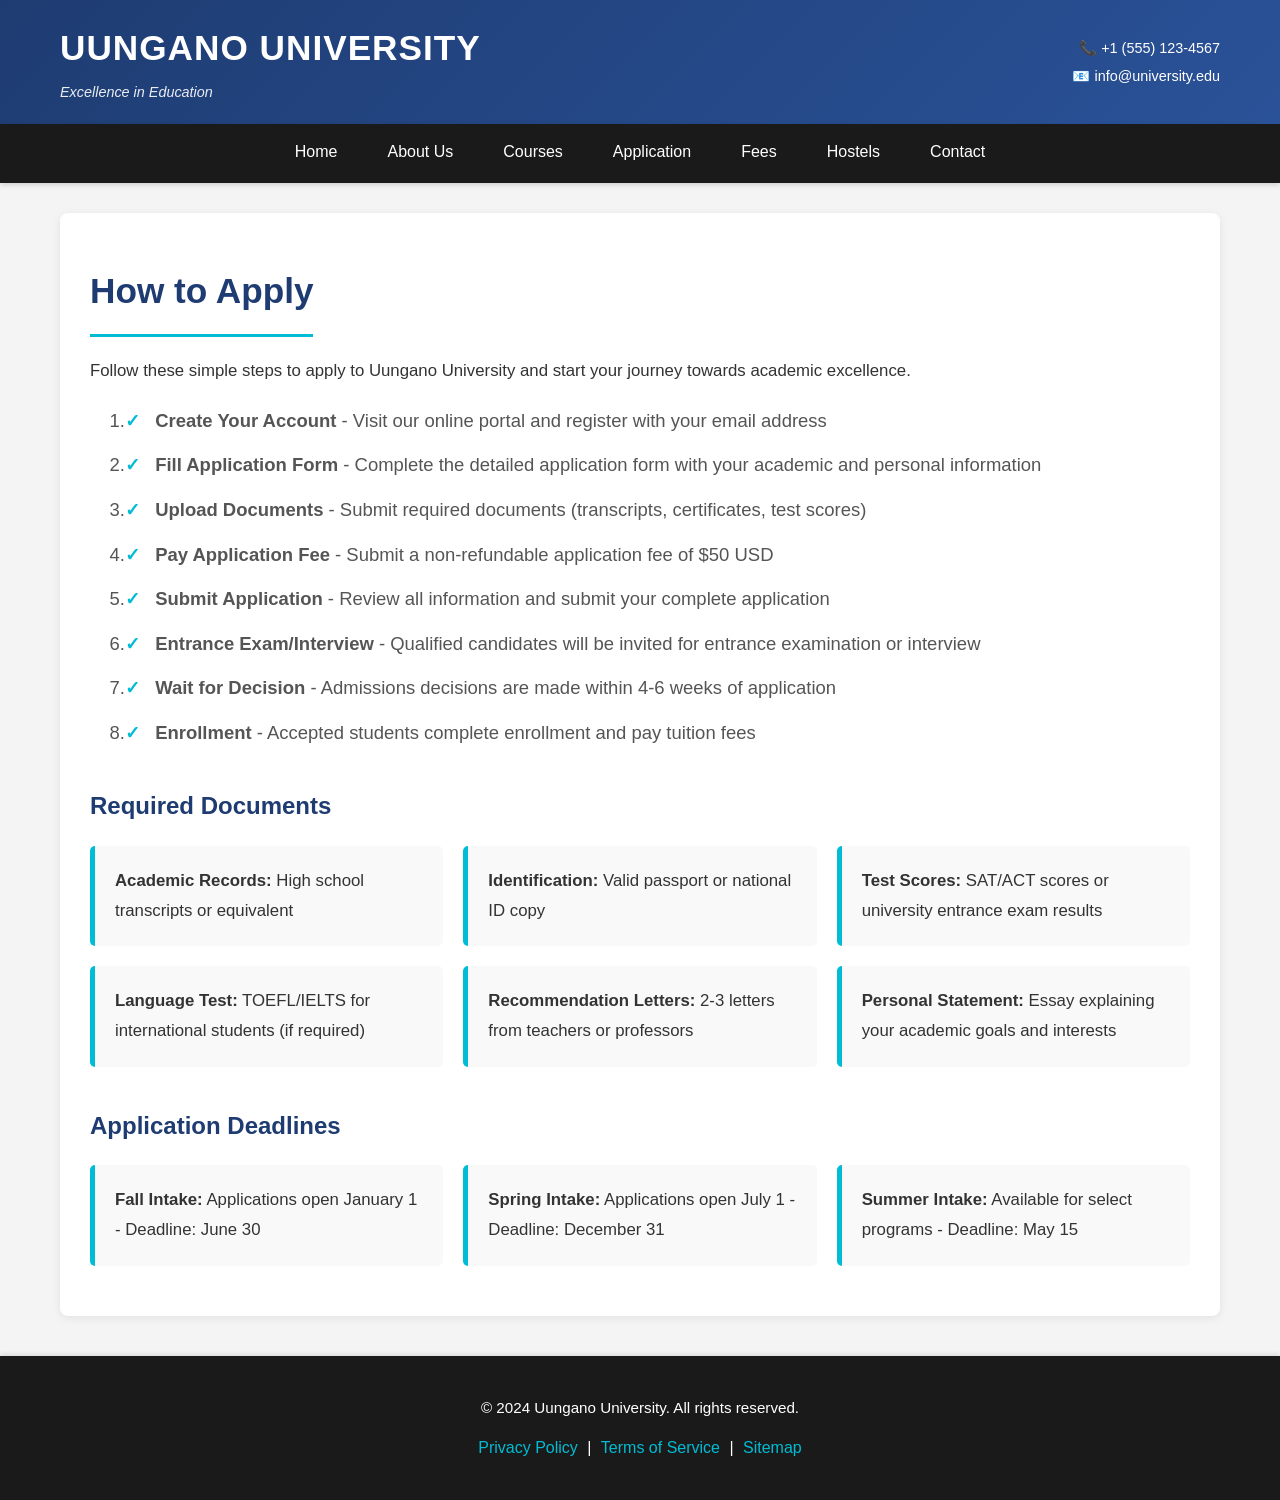
<file: pages/applications.html>
<!DOCTYPE html>
<html lang="en">
<head>
    <meta charset="UTF-8">
    <meta name="viewport" content="width=device-width, initial-scale=1.0">
    <title>Applications - UUNGANO UNIVERSITY</title>
    <link rel="stylesheet" href="../css/general.css">
    <link rel="stylesheet" href="../css/header.css">
    <link rel="stylesheet" href="../css/fees.css">
    <link rel="stylesheet" href="../css/footer.css">
    <link rel="stylesheet" href="../css/responsive.css">
    <link rel="shortcut icon" href="../logo/OIP.webp" type="image">
</head>
<body>
    <!-- Header with Logo and Navigation -->
    <header class="header">
        <div class="header-top">
            <div class="logo-section">
                <h1 class="logo">UUNGANO UNIVERSITY</h1>
                <p class="tagline">Excellence in Education</p>
            </div>
            <div class="contact-info">
                <p>📞 +1 (555) 123-4567</p>
                <p>📧 info@university.edu</p>
            </div>
        </div>
    </header>

    <!-- Navigation Bar -->
    <nav class="navbar">
        <ul class="nav-list">
            <li class="nav-item"><a href="../index.html" class="nav-link">Home</a></li>
            <li class="nav-item"><a href="aboutus.html" class="nav-link">About Us</a></li>
            <li class="nav-item"><a href="courses.html" class="nav-link">Courses</a></li>
            <li class="nav-item"><a href="applications.html" class="nav-link">Application</a></li>
            <li class="nav-item"><a href="fee.html" class="nav-link">Fees</a></li>
            <li class="nav-item"><a href="hostels.html" class="nav-link">Hostels</a></li>
            <li class="nav-item"><a href="helpline.html" class="nav-link">Contact</a></li>
        </ul>
    </nav>

    <!-- Main Content -->
    <main class="container">
        <section class="section">
            <h2>How to Apply</h2>
            <p>Follow these simple steps to apply to Uungano University and start your journey towards academic excellence.</p>

            <ol class="application-steps" style="font-size: 1.1em;">
                <li><strong>Create Your Account</strong> - Visit our online portal and register with your email address</li>
                <li><strong>Fill Application Form</strong> - Complete the detailed application form with your academic and personal information</li>
                <li><strong>Upload Documents</strong> - Submit required documents (transcripts, certificates, test scores)</li>
                <li><strong>Pay Application Fee</strong> - Submit a non-refundable application fee of $50 USD</li>
                <li><strong>Submit Application</strong> - Review all information and submit your complete application</li>
                <li><strong>Entrance Exam/Interview</strong> - Qualified candidates will be invited for entrance examination or interview</li>
                <li><strong>Wait for Decision</strong> - Admissions decisions are made within 4-6 weeks of application</li>
                <li><strong>Enrollment</strong> - Accepted students complete enrollment and pay tuition fees</li>
            </ol>

            <h3 style="color: #1e3c72; margin-top: 40px; margin-bottom: 15px; font-size: 1.5em;">Required Documents</h3>
            <div class="fees-table" style="margin-top: 20px;">
                <div class="fee-item">
                    <strong>Academic Records:</strong> High school transcripts or equivalent
                </div>
                <div class="fee-item">
                    <strong>Identification:</strong> Valid passport or national ID copy
                </div>
                <div class="fee-item">
                    <strong>Test Scores:</strong> SAT/ACT scores or university entrance exam results
                </div>
                <div class="fee-item">
                    <strong>Language Test:</strong> TOEFL/IELTS for international students (if required)
                </div>
                <div class="fee-item">
                    <strong>Recommendation Letters:</strong> 2-3 letters from teachers or professors
                </div>
                <div class="fee-item">
                    <strong>Personal Statement:</strong> Essay explaining your academic goals and interests
                </div>
            </div>

            <h3 style="color: #1e3c72; margin-top: 40px; margin-bottom: 15px; font-size: 1.5em;">Application Deadlines</h3>
            <div class="fees-table" style="margin-top: 20px;">
                <div class="fee-item">
                    <strong>Fall Intake:</strong> Applications open January 1 - Deadline: June 30
                </div>
                <div class="fee-item">
                    <strong>Spring Intake:</strong> Applications open July 1 - Deadline: December 31
                </div>
                <div class="fee-item">
                    <strong>Summer Intake:</strong> Available for select programs - Deadline: May 15
                </div>
            </div>
        </section>
    </main>

    <!-- Footer -->
    <footer class="footer">
        <div class="footer-content">
            <p>&copy; 2024 Uungano University. All rights reserved.</p>
            <div class="footer-links">
                <a href="#privacy">Privacy Policy</a> | 
                <a href="#terms">Terms of Service</a> | 
                <a href="#sitemap">Sitemap</a>
            </div>
        </div>
    </footer>
</body>
</html>
</file>
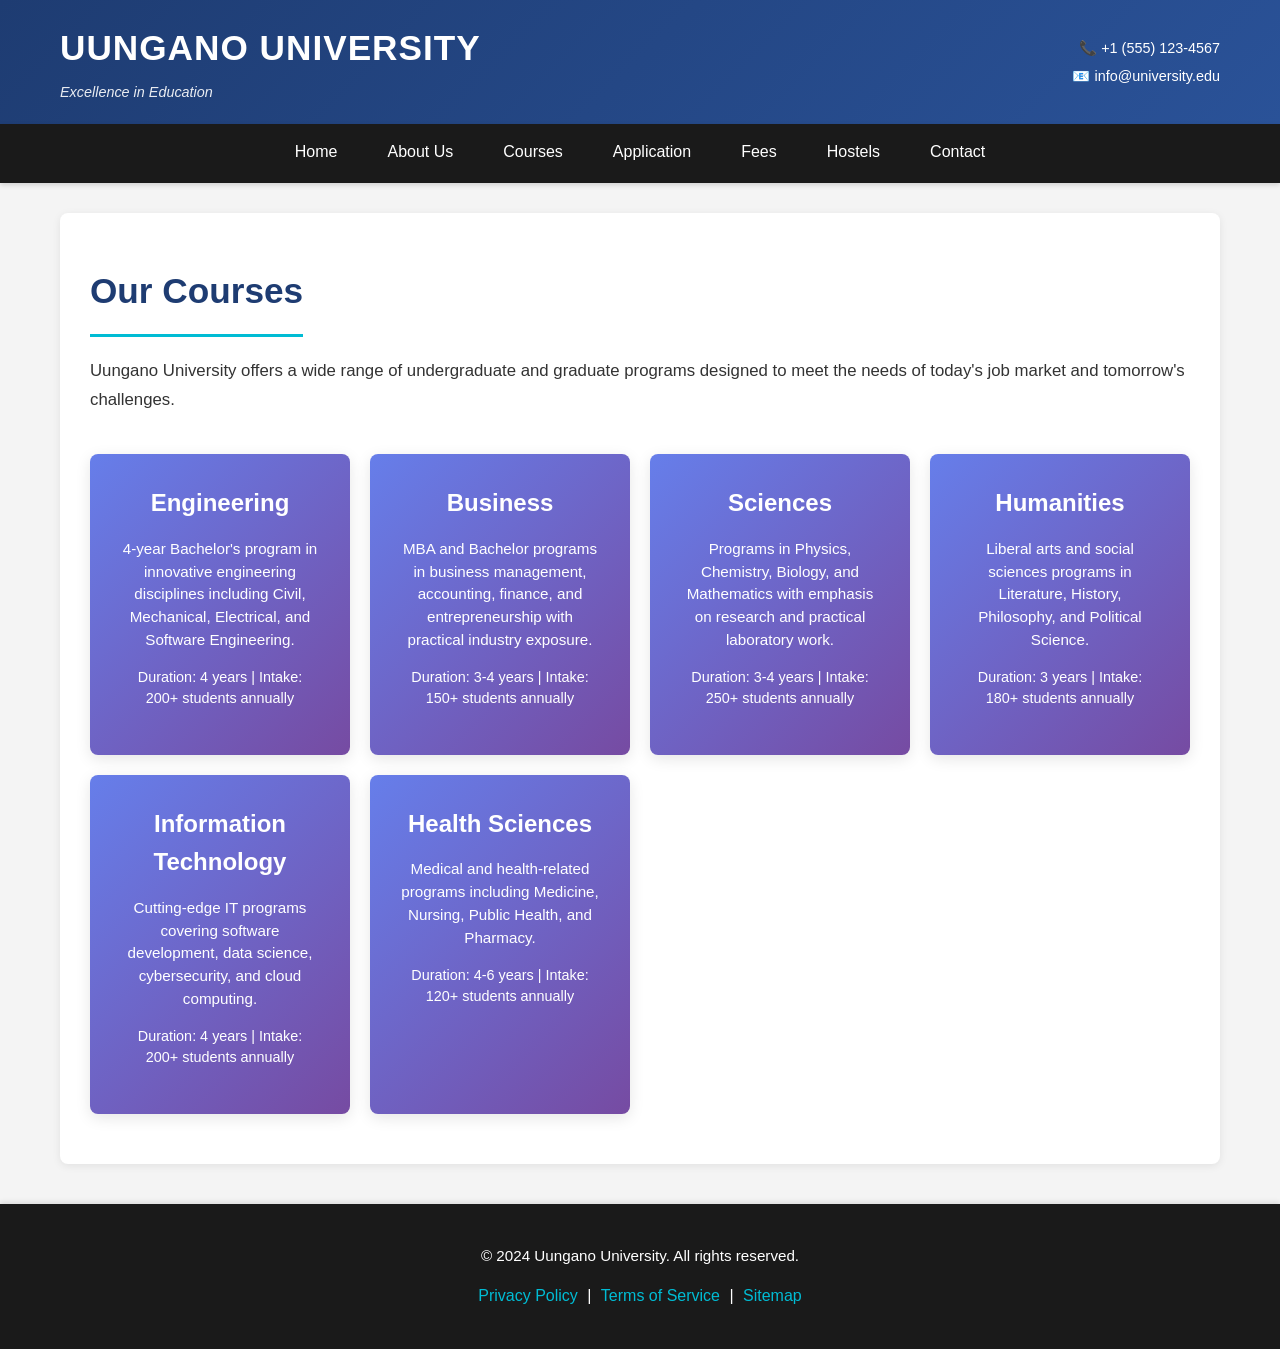
<file: pages/courses.html>
<!DOCTYPE html>
<html lang="en">
<head>
    <meta charset="UTF-8">
    <meta name="viewport" content="width=device-width, initial-scale=1.0">
    <title>Courses - UUNGANO UNIVERSITY</title>
    <link rel="stylesheet" href="../css/general.css">
    <link rel="stylesheet" href="../css/header.css">
    <link rel="stylesheet" href="../css/courses.css">
    <link rel="stylesheet" href="../css/fees.css">
    <link rel="stylesheet" href="../css/footer.css">
    <link rel="stylesheet" href="../css/responsive.css">
    <link rel="shortcut icon" href="../logo/OIP.webp" type="image">
</head>
<body>
    <!-- Header with Logo and Navigation -->
    <header class="header">
        <div class="header-top">
            <div class="logo-section">
                <h1 class="logo">UUNGANO UNIVERSITY</h1>
                <p class="tagline">Excellence in Education</p>
            </div>
            <div class="contact-info">
                <p>📞 +1 (555) 123-4567</p>
                <p>📧 info@university.edu</p>
            </div>
        </div>
    </header>

    <!-- Navigation Bar -->
    <nav class="navbar">
        <ul class="nav-list">
            <li class="nav-item"><a href="../index.html" class="nav-link">Home</a></li>
            <li class="nav-item"><a href="aboutus.html" class="nav-link">About Us</a></li>
            <li class="nav-item"><a href="courses.html" class="nav-link">Courses</a></li>
            <li class="nav-item"><a href="applications.html" class="nav-link">Application</a></li>
            <li class="nav-item"><a href="fee.html" class="nav-link">Fees</a></li>
            <li class="nav-item"><a href="hostels.html" class="nav-link">Hostels</a></li>
            <li class="nav-item"><a href="helpline.html" class="nav-link">Contact</a></li>
        </ul>
    </nav>

    <!-- Main Content -->
    <main class="container">
        <section class="section">
            <h2>Our Courses</h2>
            <p>Uungano University offers a wide range of undergraduate and graduate programs designed to meet the needs of today's job market and tomorrow's challenges.</p>

            <div class="course-grid" style="margin-top: 40px;">
                <div class="course-card">
                    <h3>Engineering</h3>
                    <p>4-year Bachelor's program in innovative engineering disciplines including Civil, Mechanical, Electrical, and Software Engineering.</p>
                    <p style="margin-top: 15px; font-size: 0.9em;">Duration: 4 years | Intake: 200+ students annually</p>
                </div>
                <div class="course-card">
                    <h3>Business</h3>
                    <p>MBA and Bachelor programs in business management, accounting, finance, and entrepreneurship with practical industry exposure.</p>
                    <p style="margin-top: 15px; font-size: 0.9em;">Duration: 3-4 years | Intake: 150+ students annually</p>
                </div>
                <div class="course-card">
                    <h3>Sciences</h3>
                    <p>Programs in Physics, Chemistry, Biology, and Mathematics with emphasis on research and practical laboratory work.</p>
                    <p style="margin-top: 15px; font-size: 0.9em;">Duration: 3-4 years | Intake: 250+ students annually</p>
                </div>
                <div class="course-card">
                    <h3>Humanities</h3>
                    <p>Liberal arts and social sciences programs in Literature, History, Philosophy, and Political Science.</p>
                    <p style="margin-top: 15px; font-size: 0.9em;">Duration: 3 years | Intake: 180+ students annually</p>
                </div>
                <div class="course-card">
                    <h3>Information Technology</h3>
                    <p>Cutting-edge IT programs covering software development, data science, cybersecurity, and cloud computing.</p>
                    <p style="margin-top: 15px; font-size: 0.9em;">Duration: 4 years | Intake: 200+ students annually</p>
                </div>
                <div class="course-card">
                    <h3>Health Sciences</h3>
                    <p>Medical and health-related programs including Medicine, Nursing, Public Health, and Pharmacy.</p>
                    <p style="margin-top: 15px; font-size: 0.9em;">Duration: 4-6 years | Intake: 120+ students annually</p>
                </div>
            </div>
        </section>
    </main>

    <!-- Footer -->
    <footer class="footer">
        <div class="footer-content">
            <p>&copy; 2024 Uungano University. All rights reserved.</p>
            <div class="footer-links">
                <a href="#privacy">Privacy Policy</a> | 
                <a href="#terms">Terms of Service</a> | 
                <a href="#sitemap">Sitemap</a>
            </div>
        </div>
    </footer>
</body>
</html>
</file>
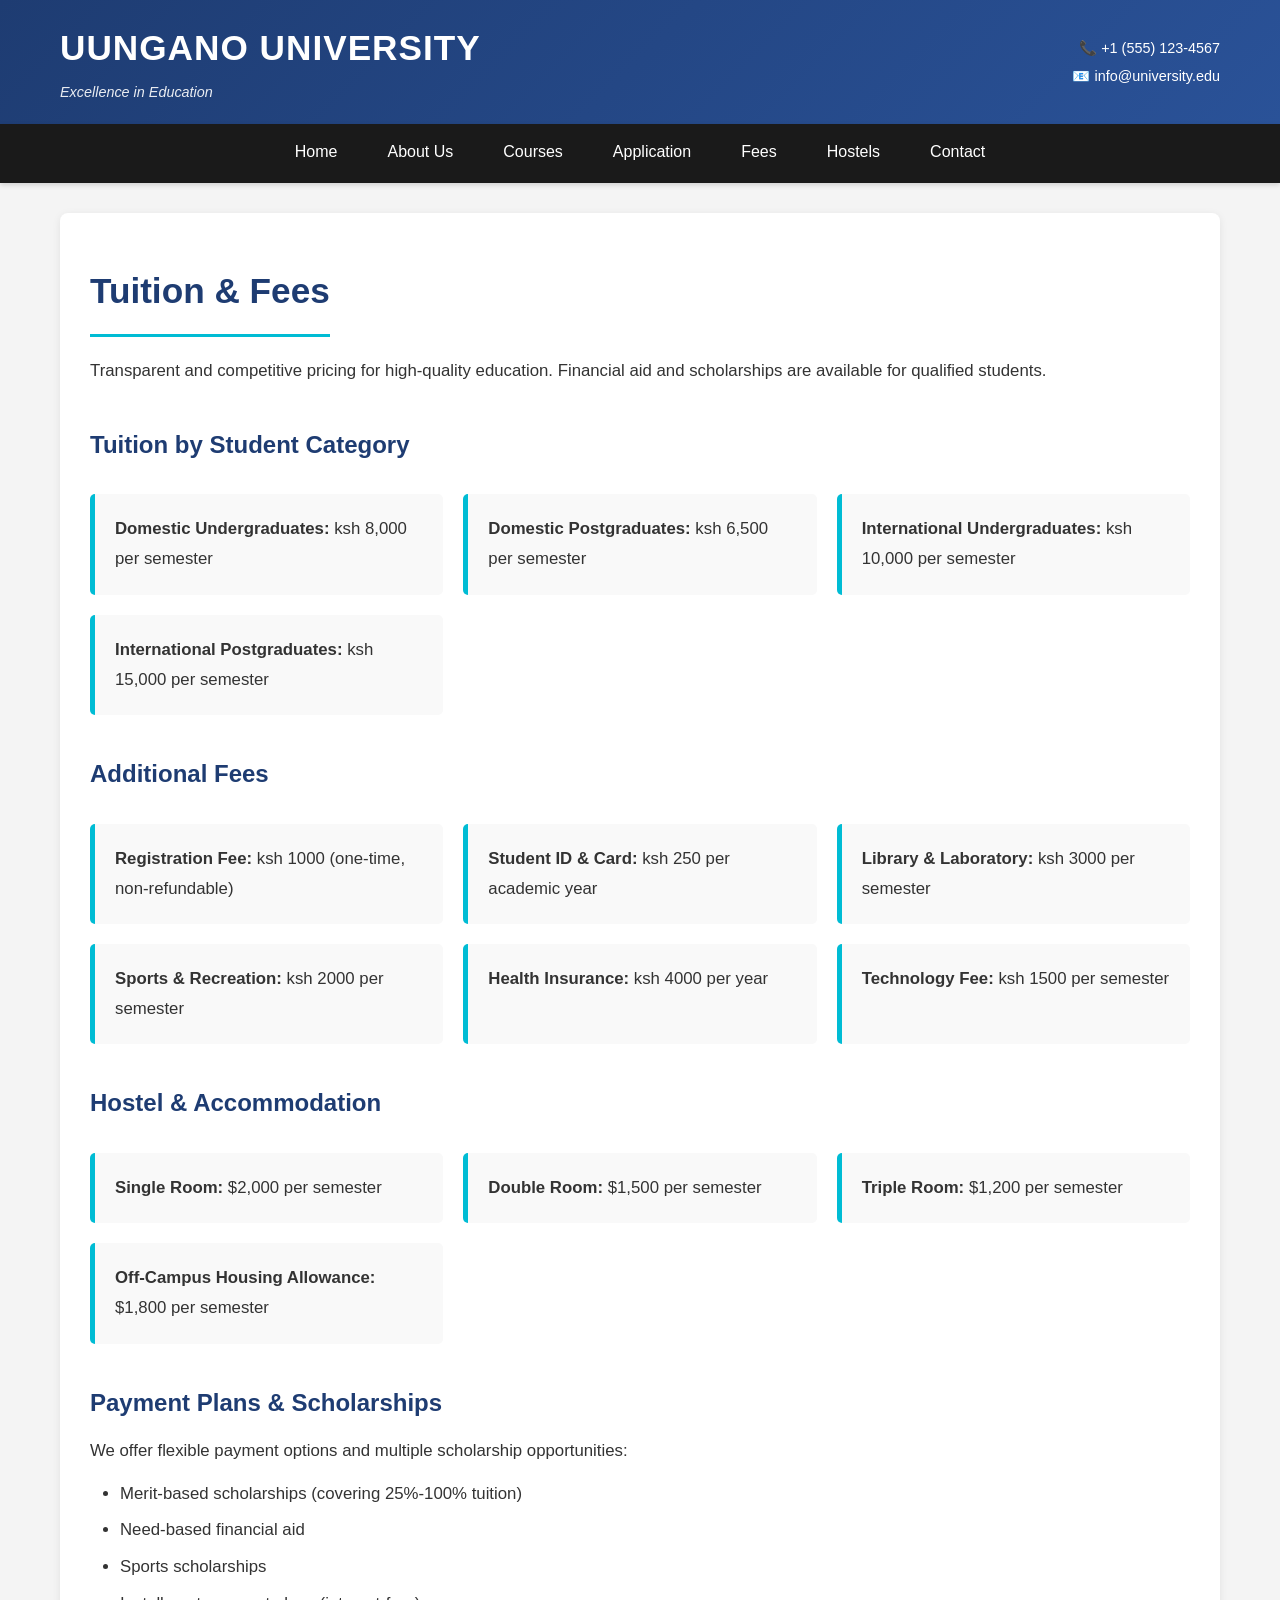
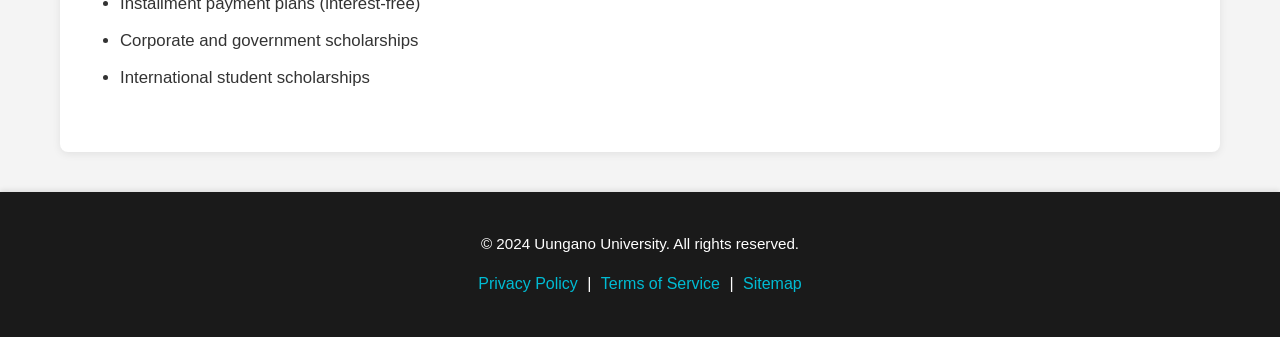
<file: pages/fee.html>
<!DOCTYPE html>
<html lang="en">
<head>
    <meta charset="UTF-8">
    <meta name="viewport" content="width=device-width, initial-scale=1.0">
    <title>Fees - UUNGANO UNIVERSITY</title>
    <link rel="stylesheet" href="../css/general.css">
    <link rel="stylesheet" href="../css/header.css">
    <link rel="stylesheet" href="../css/fees.css">
    <link rel="stylesheet" href="../css/footer.css">
    <link rel="stylesheet" href="../css/responsive.css">
    <link rel="shortcut icon" href="../logo/OIP.webp" type="image">
</head>
<body>
    <!-- Header with Logo and Navigation -->
    <header class="header">
        <div class="header-top">
            <div class="logo-section">
                <h1 class="logo">UUNGANO UNIVERSITY</h1>
                <p class="tagline">Excellence in Education</p>
            </div>
            <div class="contact-info">
                <p>📞 +1 (555) 123-4567</p>
                <p>📧 info@university.edu</p>
            </div>
        </div>
    </header>

    <!-- Navigation Bar -->
    <nav class="navbar">
        <ul class="nav-list">
            <li class="nav-item"><a href="../index.html" class="nav-link">Home</a></li>
            <li class="nav-item"><a href="aboutus.html" class="nav-link">About Us</a></li>
            <li class="nav-item"><a href="courses.html" class="nav-link">Courses</a></li>
            <li class="nav-item"><a href="applications.html" class="nav-link">Application</a></li>
            <li class="nav-item"><a href="fee.html" class="nav-link">Fees</a></li>
            <li class="nav-item"><a href="hostels.html" class="nav-link">Hostels</a></li>
            <li class="nav-item"><a href="helpline.html" class="nav-link">Contact</a></li>
        </ul>
    </nav>

    <!-- Main Content -->
    <main class="container">
        <section class="section">
            <h2>Tuition & Fees</h2>
            <p>Transparent and competitive pricing for high-quality education. Financial aid and scholarships are available for qualified students.</p>

            <h3 style="color: #1e3c72; margin-top: 40px; margin-bottom: 15px; font-size: 1.5em;">Tuition by Student Category</h3>
            <div class="fees-table">
                <div class="fee-item">
                    <strong>Domestic Undergraduates:</strong> ksh 8,000 per semester
                </div>
                <div class="fee-item">
                    <strong>Domestic Postgraduates:</strong> ksh 6,500 per semester
                </div>
                <div class="fee-item">
                    <strong>International Undergraduates:</strong> ksh 10,000 per semester
                </div>
                <div class="fee-item">
                    <strong>International Postgraduates:</strong> ksh 15,000 per semester
                </div>
            </div>

            <h3 style="color: #1e3c72; margin-top: 40px; margin-bottom: 15px; font-size: 1.5em;">Additional Fees</h3>
            <div class="fees-table">
                <div class="fee-item">
                    <strong>Registration Fee:</strong> ksh 1000 (one-time, non-refundable)
                </div>
                <div class="fee-item">
                    <strong>Student ID & Card:</strong> ksh 250 per academic year
                </div>
                <div class="fee-item">
                    <strong>Library & Laboratory:</strong> ksh 3000 per semester
                </div>
                <div class="fee-item">
                    <strong>Sports & Recreation:</strong> ksh 2000 per semester
                </div>
                <div class="fee-item">
                    <strong>Health Insurance:</strong> ksh 4000 per year
                </div>
                <div class="fee-item">
                    <strong>Technology Fee:</strong> ksh 1500 per semester
                </div>
            </div>

            <h3 style="color: #1e3c72; margin-top: 40px; margin-bottom: 15px; font-size: 1.5em;">Hostel & Accommodation</h3>
            <div class="fees-table">
                <div class="fee-item">
                    <strong>Single Room:</strong> $2,000 per semester
                </div>
                <div class="fee-item">
                    <strong>Double Room:</strong> $1,500 per semester
                </div>
                <div class="fee-item">
                    <strong>Triple Room:</strong> $1,200 per semester
                </div>
                <div class="fee-item">
                    <strong>Off-Campus Housing Allowance:</strong> $1,800 per semester
                </div>
            </div>

            <h3 style="color: #1e3c72; margin-top: 40px; margin-bottom: 15px; font-size: 1.5em;">Payment Plans & Scholarships</h3>
            <p style="margin-bottom: 15px;">We offer flexible payment options and multiple scholarship opportunities:</p>
            <ul style="padding-left: 30px; font-size: 1.05em;">
                <li style="margin: 10px 0;">Merit-based scholarships (covering 25%-100% tuition)</li>
                <li style="margin: 10px 0;">Need-based financial aid</li>
                <li style="margin: 10px 0;">Sports scholarships</li>
                <li style="margin: 10px 0;">Installment payment plans (interest-free)</li>
                <li style="margin: 10px 0;">Corporate and government scholarships</li>
                <li style="margin: 10px 0;">International student scholarships</li>
            </ul>
        </section>
    </main>

    <!-- Footer -->
    <footer class="footer">
        <div class="footer-content">
            <p>&copy; 2024 Uungano University. All rights reserved.</p>
            <div class="footer-links">
                <a href="#privacy">Privacy Policy</a> | 
                <a href="#terms">Terms of Service</a> | 
                <a href="#sitemap">Sitemap</a>
            </div>
        </div>
    </footer>
</body>
</html>
</file>
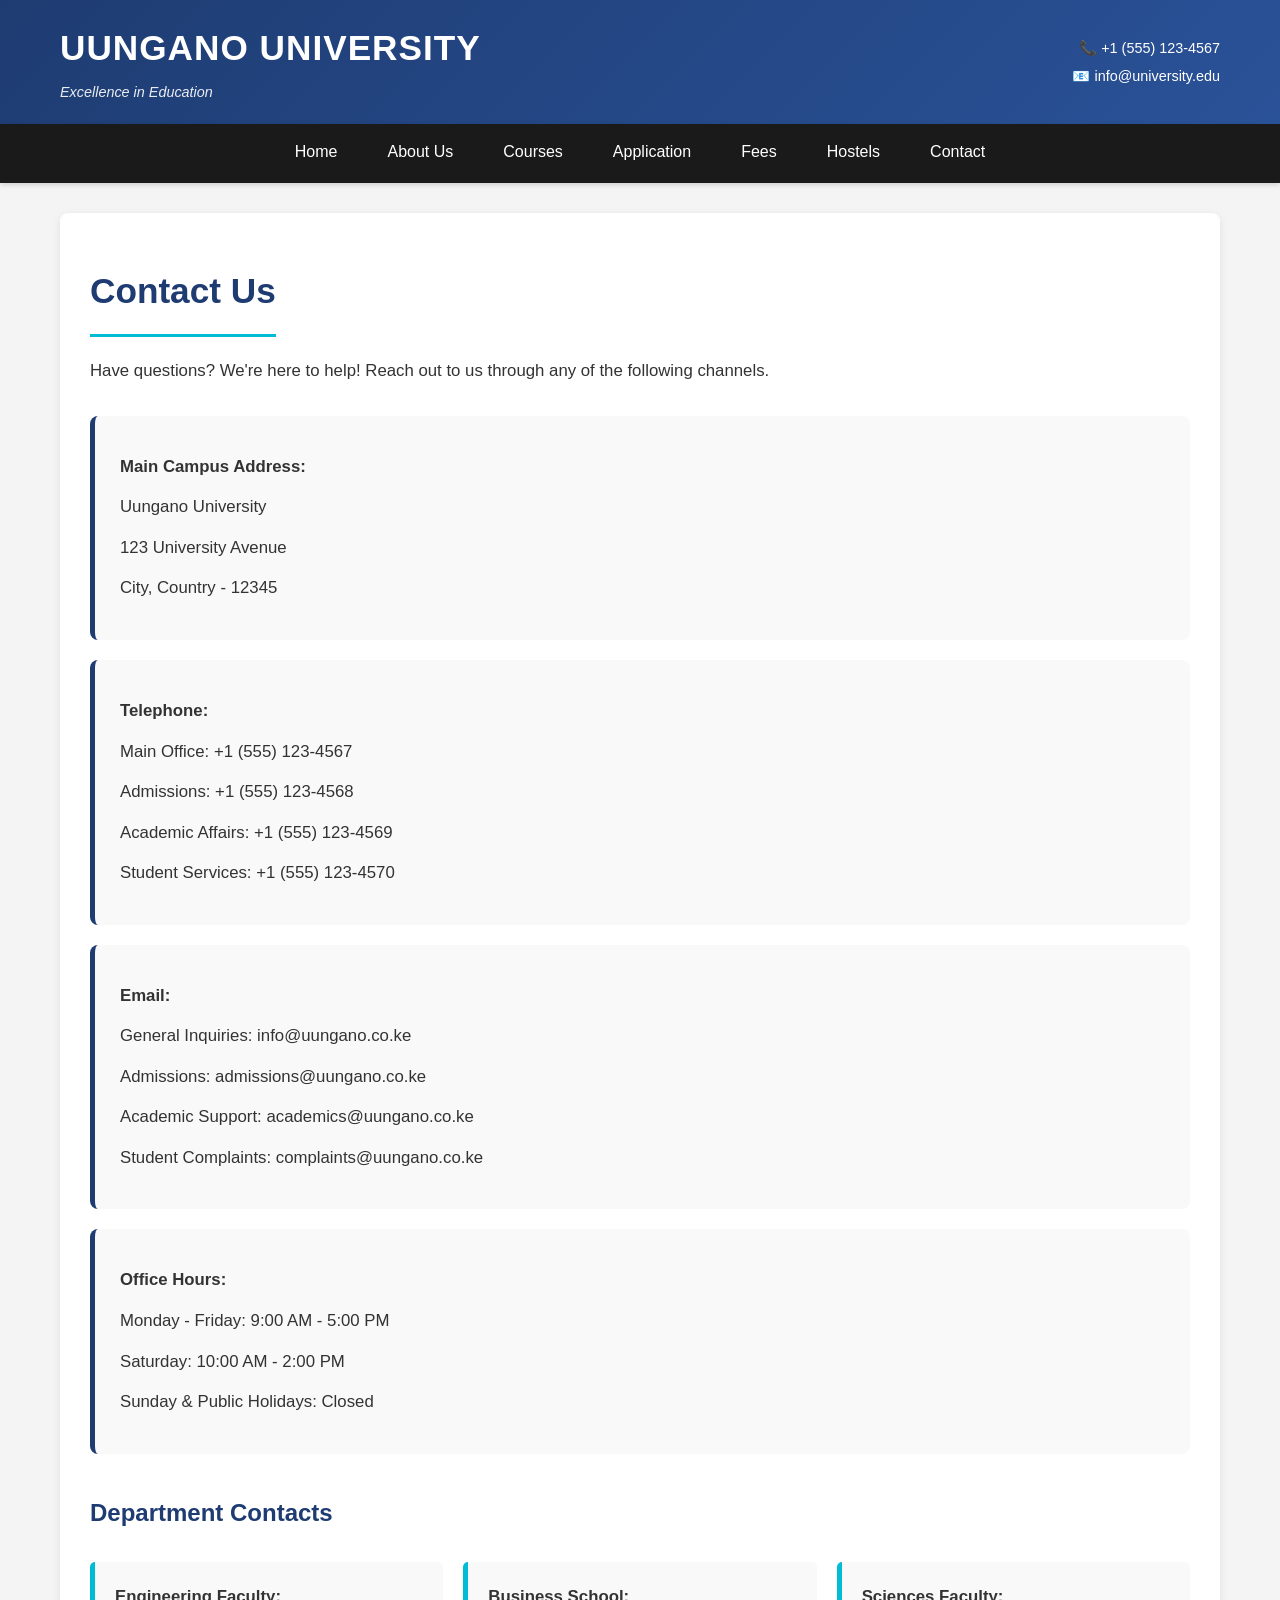
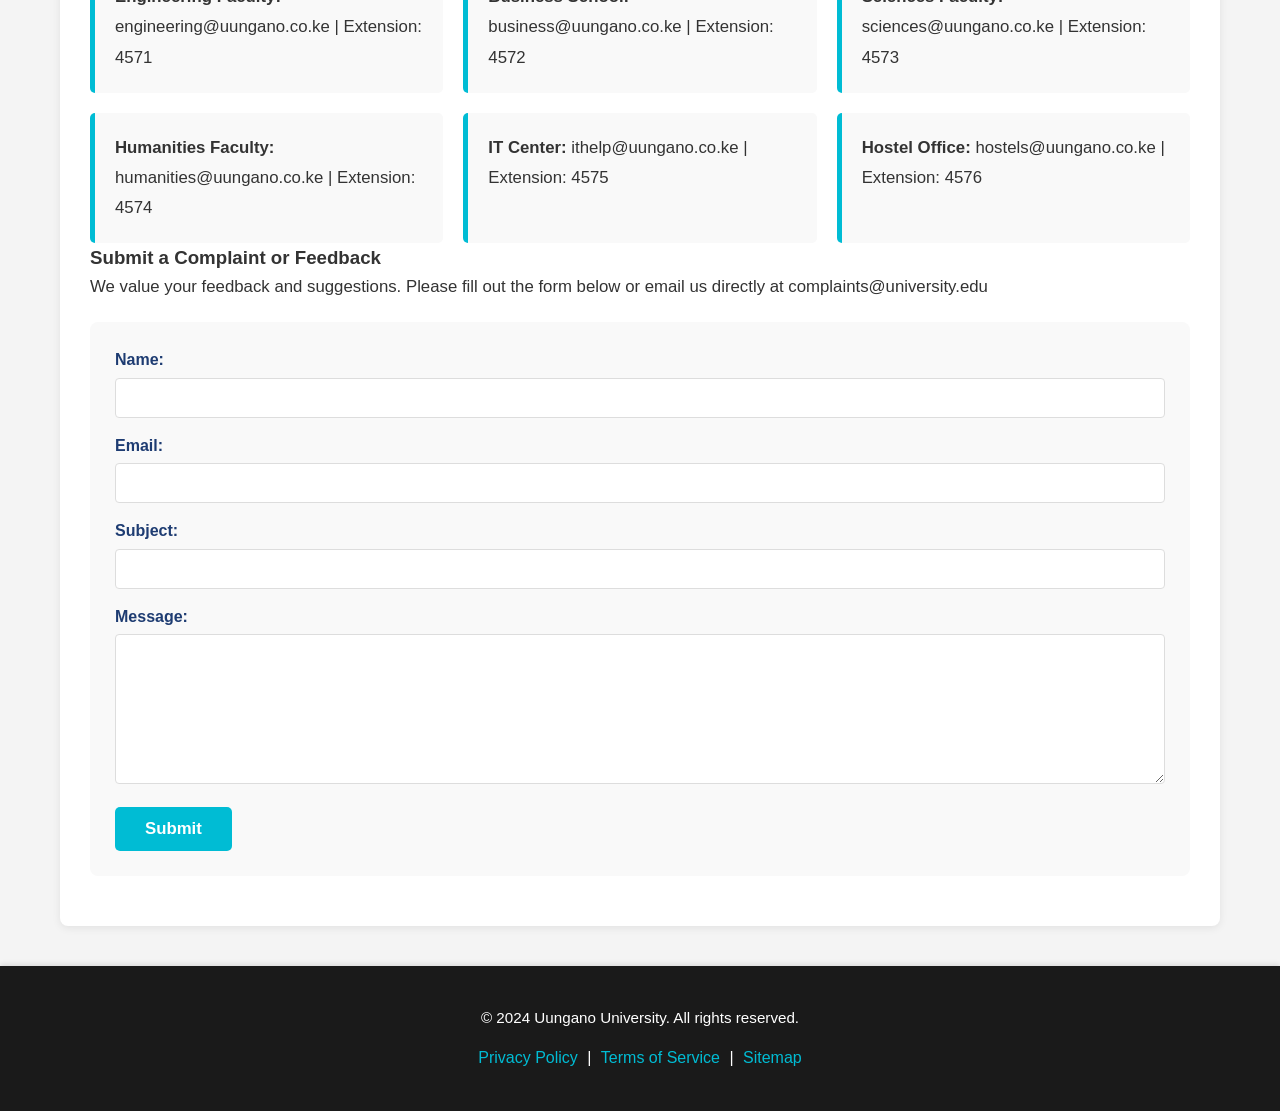
<file: pages/helpline.html>
<!DOCTYPE html>
<html lang="en">
<head>
    <meta charset="UTF-8">
    <meta name="viewport" content="width=device-width, initial-scale=1.0">
    <title>Contact Us - UUNGANO UNIVERSITY</title>
    <link rel="stylesheet" href="../css/general.css">
    <link rel="stylesheet" href="../css/header.css">
    <link rel="stylesheet" href="../css/fees.css">
    <link rel="stylesheet" href="../css/footer.css">
    <link rel="stylesheet" href="../css/responsive.css">
    <link rel="shortcut icon" href="../logo/OIP.webp" type="image">
</head>
<body>
    <!-- Header with Logo and Navigation -->
    <header class="header">
        <div class="header-top">
            <div class="logo-section">
                <h1 class="logo">UUNGANO UNIVERSITY</h1>
                <p class="tagline">Excellence in Education</p>
            </div>
            <div class="contact-info">
                <p>📞 +1 (555) 123-4567</p>
                <p>📧 info@university.edu</p>
            </div>
        </div>
    </header>

    <!-- Navigation Bar -->
    <nav class="navbar">
        <ul class="nav-list">
            <li class="nav-item"><a href="../index.html" class="nav-link">Home</a></li>
            <li class="nav-item"><a href="aboutus.html" class="nav-link">About Us</a></li>
            <li class="nav-item"><a href="courses.html" class="nav-link">Courses</a></li>
            <li class="nav-item"><a href="applications.html" class="nav-link">Application</a></li>
            <li class="nav-item"><a href="fee.html" class="nav-link">Fees</a></li>
            <li class="nav-item"><a href="hostels.html" class="nav-link">Hostels</a></li>
            <li class="nav-item"><a href="helpline.html" class="nav-link">Contact</a></li>
        </ul>
    </nav>

    <!-- Main Content -->
    <main class="container">
        <section class="section">
            <h2>Contact Us</h2>
            <p>Have questions? We're here to help! Reach out to us through any of the following channels.</p>

            <div class="contact-content" style="margin-top: 30px;">
                <p><b> Main Campus Address:</b></p>
                <p>Uungano University</p>
                <p>123 University Avenue</p>
                <p>City, Country - 12345</p>
            </div>

            <div class="contact-content" style="margin-top: 20px;">
                <p><b>Telephone:</b></p>
                <p>Main Office: +1 (555) 123-4567</p>
                <p>Admissions: +1 (555) 123-4568</p>
                <p>Academic Affairs: +1 (555) 123-4569</p>
                <p>Student Services: +1 (555) 123-4570</p>
            </div>

            <div class="contact-content" style="margin-top: 20px;">
                <p><b>Email:</b></p>
                <p>General Inquiries: info@uungano.co.ke</p>
                <p>Admissions: admissions@uungano.co.ke</p>
                <p>Academic Support: academics@uungano.co.ke</p>
                <p>Student Complaints: complaints@uungano.co.ke</p>
            </div>

            <div class="contact-content" style="margin-top: 20px;">
                <p><b>Office Hours:</b></p>
                <p>Monday - Friday: 9:00 AM - 5:00 PM</p>
                <p>Saturday: 10:00 AM - 2:00 PM</p>
                <p>Sunday & Public Holidays: Closed</p>
            </div>

            <h3 style="color: #1e3c72; 
                       margin-top: 40px; 
                       margin-bottom: 15px; 
                       font-size: 1.5em;">Department Contacts</h3>
            <div class="fees-table">
                <div class="fee-item">
                    <strong>Engineering Faculty:</strong> engineering@uungano.co.ke | Extension: 4571
                </div>
                <div class="fee-item">
                    <strong>Business School:</strong> business@uungano.co.ke | Extension: 4572
                </div>
                <div class="fee-item">
                    <strong>Sciences Faculty:</strong> sciences@uungano.co.ke | Extension: 4573
                </div>
                <div class="fee-item">
                    <strong>Humanities Faculty:</strong> humanities@uungano.co.ke | Extension: 4574
                </div>
                <div class="fee-item">
                    <strong>IT Center:</strong> ithelp@uungano.co.ke | Extension: 4575
                </div>
                <div class="fee-item">
                    <strong>Hostel Office:</strong> hostels@uungano.co.ke | Extension: 4576
                </div>
            </div>

            <h3>Submit a Complaint or Feedback</h3>
            <p>We value your feedback and suggestions. Please fill out the form below or email us directly at complaints@university.edu</p>
            <form class="feedback-form">
                <div class="form-group">
                    <label>Name:</label>
                    <input type="text" required>
                </div>
                <div class="form-group">
                    <label>Email:</label>
                    <input type="email" required>
                </div>
                <div class="form-group">
                    <label>Subject:</label>
                    <input type="text" required>
                </div>
                <div class="form-group">
                    <label>Message:</label>
                    <textarea required></textarea>
                </div>
                <button type="submit" class="btn-submit">Submit</button>
            </form>
        </section>
    </main>

    <!-- Footer -->
    <footer class="footer">
        <div class="footer-content">
            <p>&copy; 2024 Uungano University. All rights reserved.</p>
            <div class="footer-links">
                <a href="#privacy">Privacy Policy</a> | 
                <a href="#terms">Terms of Service</a> | 
                <a href="#sitemap">Sitemap</a>
            </div>
        </div>
    </footer>
</body>
</html>
</file>
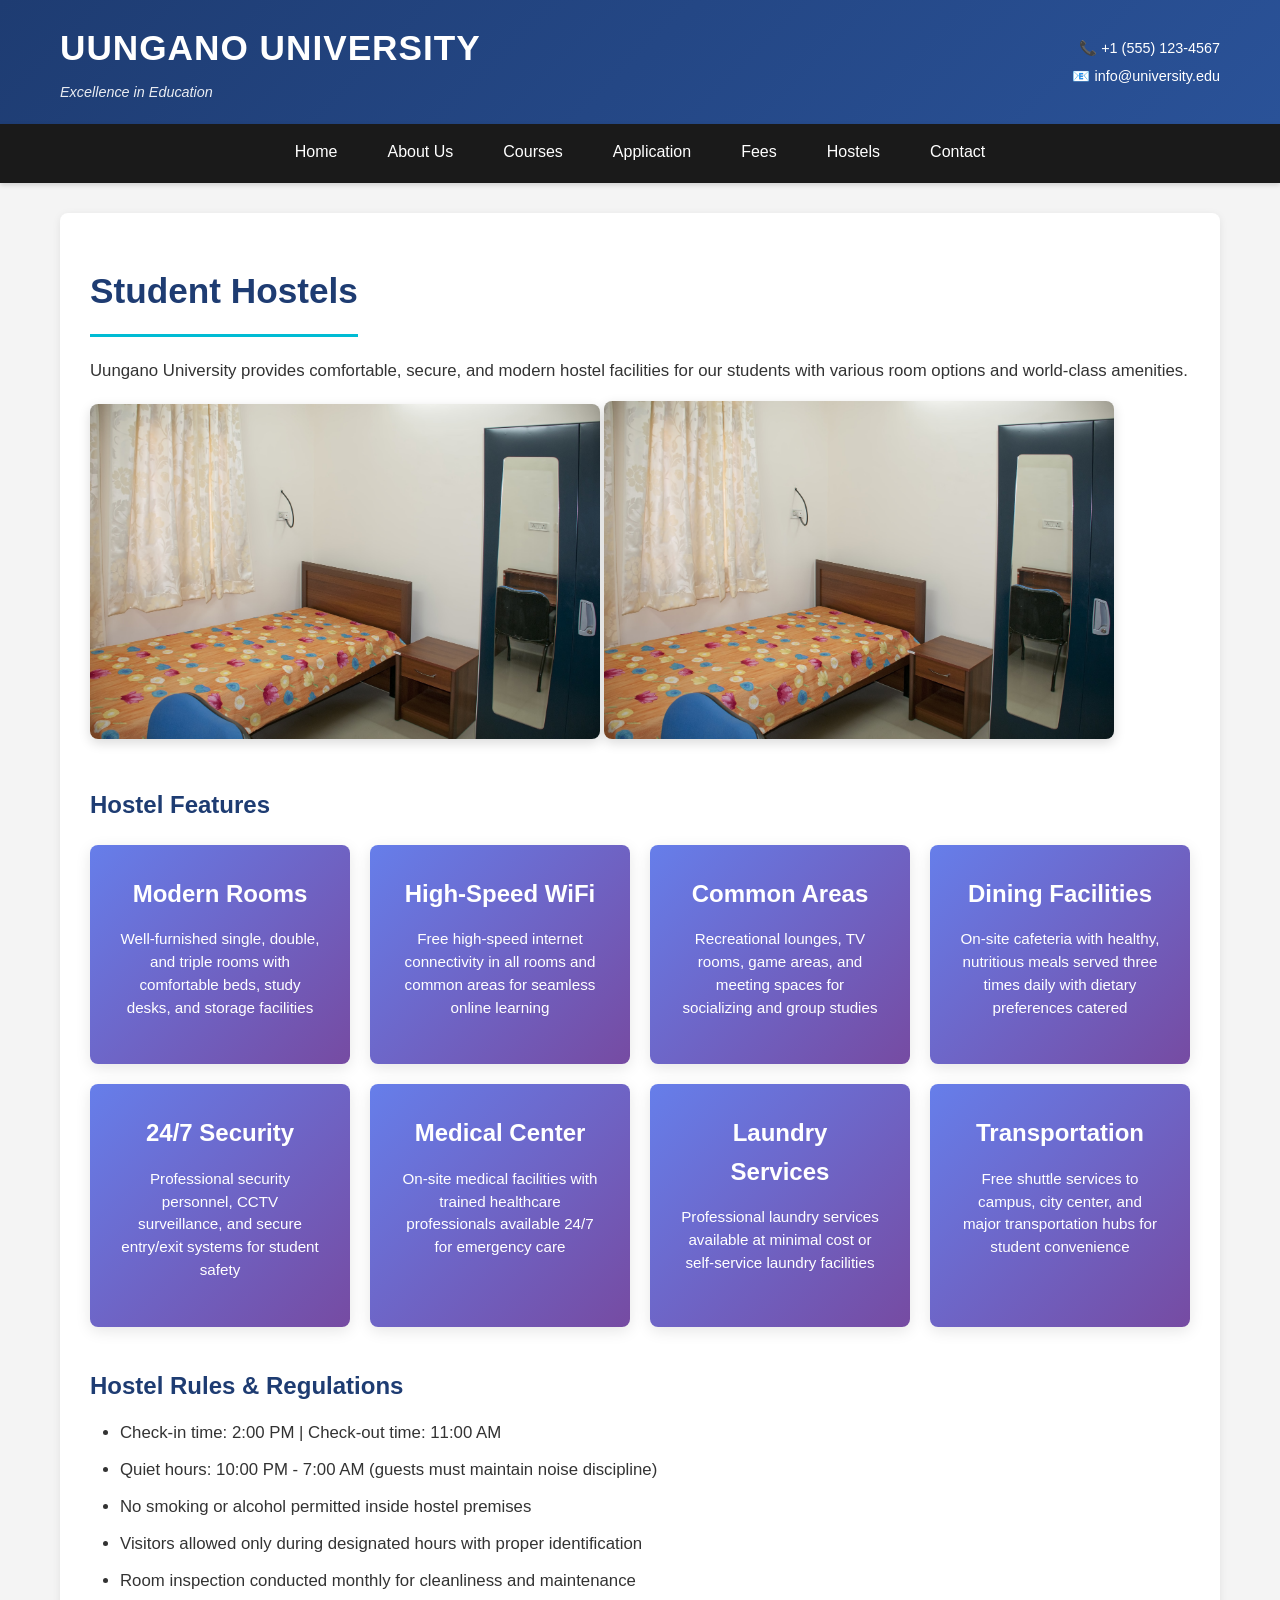
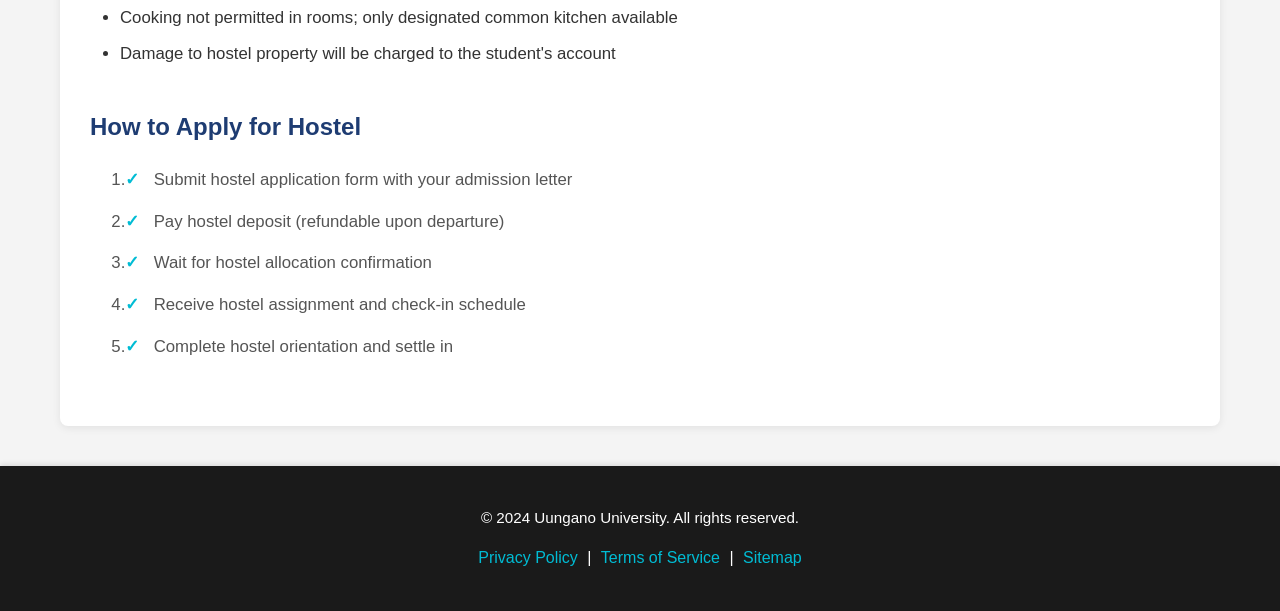
<file: pages/hostels.html>
<!DOCTYPE html>
<html lang="en">
<head>
    <meta charset="UTF-8">
    <meta name="viewport" content="width=device-width, initial-scale=1.0">
    <title>Hostels - UUNGANO UNIVERSITY</title>
    <link rel="stylesheet" href="../css/general.css">
    <link rel="stylesheet" href="../css/header.css">
    <link rel="stylesheet" href="../css/courses.css">
    <link rel="stylesheet" href="../css/fees.css">
    <link rel="stylesheet" href="../css/footer.css">
    <link rel="stylesheet" href="../css/responsive.css">
    <link rel="shortcut icon" href="../logo/OIP.webp" type="image">
</head>
<body>
    <!-- Header with Logo and Navigation -->
    <header class="header">
        <div class="header-top">
            <div class="logo-section">
                <h1 class="logo">UUNGANO UNIVERSITY</h1>
                <p class="tagline">Excellence in Education</p>
            </div>
            <div class="contact-info">
                <p>📞 +1 (555) 123-4567</p>
                <p>📧 info@university.edu</p>
            </div>
        </div>
    </header>

    <!-- Navigation Bar -->
    <nav class="navbar">
        <ul class="nav-list">
            <li class="nav-item"><a href="../index.html" class="nav-link">Home</a></li>
            <li class="nav-item"><a href="aboutus.html" class="nav-link">About Us</a></li>
            <li class="nav-item"><a href="courses.html" class="nav-link">Courses</a></li>
            <li class="nav-item"><a href="applications.html" class="nav-link">Application</a></li>
            <li class="nav-item"><a href="fee.html" class="nav-link">Fees</a></li>
            <li class="nav-item"><a href="hostels.html" class="nav-link">Hostels</a></li>
            <li class="nav-item"><a href="helpline.html" class="nav-link">Contact</a></li>
        </ul>
    </nav>

    <!-- Main Content -->
    <main class="container">
        <section class="section">
            <h2>Student Hostels</h2>
            <p>Uungano University provides comfortable, secure, and modern hostel facilities for our students with various room options and world-class amenities.</p>
            <img src="../images/room-2.jpg" alt="hostel 2" style="max-width: 510px; width: 100%; height: auto; border-radius: 8px; box-shadow: 0 4px 12px rgba(0, 0, 0, 0.15); display: inline-block;">
            <img src="../images/room-2.jpg" alt="hostel 3" style="max-width: 510px; width: 100%; height: 338px; border-radius: 8px; box-shadow: 0 4px 12px rgba(0, 0, 0, 0.15); display: inline-block;">
            <h3 style="color: #1e3c72; margin-top: 40px; margin-bottom: 15px; font-size: 1.5em;">Hostel Features</h3>
            <div class="course-grid" style="margin-top: 20px;">
                <div class="course-card">
                    <h3>Modern Rooms</h3>
                    <p>Well-furnished single, double, and triple rooms with comfortable beds, study desks, and storage facilities</p>
                </div>
                <div class="course-card">
                    <h3>High-Speed WiFi</h3>
                    <p>Free high-speed internet connectivity in all rooms and common areas for seamless online learning</p>
                </div>
                <div class="course-card">
                    <h3>Common Areas</h3>
                    <p>Recreational lounges, TV rooms, game areas, and meeting spaces for socializing and group studies</p>
                </div>
                <div class="course-card">
                    <h3>Dining Facilities</h3>
                    <p>On-site cafeteria with healthy, nutritious meals served three times daily with dietary preferences catered</p>
                </div>
                <div class="course-card">
                    <h3>24/7 Security</h3>
                    <p>Professional security personnel, CCTV surveillance, and secure entry/exit systems for student safety</p>
                </div>
                <div class="course-card">
                    <h3>Medical Center</h3>
                    <p>On-site medical facilities with trained healthcare professionals available 24/7 for emergency care</p>
                </div>
                <div class="course-card">
                    <h3>Laundry Services</h3>
                    <p>Professional laundry services available at minimal cost or self-service laundry facilities</p>
                </div>
                <div class="course-card">
                    <h3>Transportation</h3>
                    <p>Free shuttle services to campus, city center, and major transportation hubs for student convenience</p>
                </div>
            </div>

            <h3 style="color: #1e3c72; margin-top: 40px; margin-bottom: 15px; font-size: 1.5em;">Hostel Rules & Regulations</h3>
            <ul style="padding-left: 30px; font-size: 1.05em;">
                <li style="margin: 10px 0;">Check-in time: 2:00 PM | Check-out time: 11:00 AM</li>
                <li style="margin: 10px 0;">Quiet hours: 10:00 PM - 7:00 AM (guests must maintain noise discipline)</li>
                <li style="margin: 10px 0;">No smoking or alcohol permitted inside hostel premises</li>
                <li style="margin: 10px 0;">Visitors allowed only during designated hours with proper identification</li>
                <li style="margin: 10px 0;">Room inspection conducted monthly for cleanliness and maintenance</li>
                <li style="margin: 10px 0;">Cooking not permitted in rooms; only designated common kitchen available</li>
                <li style="margin: 10px 0;">Damage to hostel property will be charged to the student's account</li>
            </ul>

            <h3 style="color: #1e3c72; margin-top: 40px; margin-bottom: 15px; font-size: 1.5em;">How to Apply for Hostel</h3>
            <ol class="application-steps">
                <li>Submit hostel application form with your admission letter</li>
                <li>Pay hostel deposit (refundable upon departure)</li>
                <li>Wait for hostel allocation confirmation</li>
                <li>Receive hostel assignment and check-in schedule</li>
                <li>Complete hostel orientation and settle in</li>
            </ol>
        </section>
    </main>

    <!-- Footer -->
    <footer class="footer">
        <div class="footer-content">
            <p>&copy; 2024 Uungano University. All rights reserved.</p>
            <div class="footer-links">
                <a href="#privacy">Privacy Policy</a> | 
                <a href="#terms">Terms of Service</a> | 
                <a href="#sitemap">Sitemap</a>
            </div>
        </div>
    </footer>
</body>
</html>
</file>
<file: css/general.css>
/* ===== GENERAL STYLES ===== */
* {
    margin: 0;
    padding: 0;
    box-sizing: border-box;
}

body {
    font-family: 'Segoe UI', Tahoma, Geneva, Verdana, sans-serif;
    line-height: 1.6;
    color: #333;
    background-color: #f4f4f4;
}

a {
    text-decoration: none;
    color: inherit;
}

/* ===== MAIN CONTAINER ===== */
.container {
    max-width: 1200px;
    margin: 0 auto;
    padding: 0 20px;
}

.section {
    background: white;
    padding: 50px 30px;
    margin: 30px 0;
    border-radius: 8px;
    box-shadow: 0 2px 8px rgba(0, 0, 0, 0.08);
}

.section h2 {
    font-size: 2.2em;
    color: #1e3c72;
    margin-bottom: 20px;
    border-bottom: 3px solid #00bcd4;
    padding-bottom: 15px;
    display: inline-block;
}

.section p {
    font-size: 1.05em;
    margin-bottom: 15px;
    line-height: 1.7;
}
</file>
<file: css/header.css>
/* ===== HEADER & BRANDING ===== */
.header {
    background: linear-gradient(135deg, #1e3c72 0%, #2a5298 100%);
    color: white;
    padding: 20px 0;
    box-shadow: 0 2px 10px rgba(0, 0, 0, 0.1);
}

.header-top {
    max-width: 1200px;
    margin: 0 auto;
    display: flex;
    justify-content: space-between;
    align-items: center;
    padding: 0 20px;
}

.logo-section h1 {
    font-size: 2.2em;
    font-weight: 700;
    margin-bottom: 5px;
    letter-spacing: 1px;
}

.logo-section .tagline {
    font-size: 0.9em;
    font-style: italic;
    opacity: 0.9;
}

.contact-info {
    text-align: right;
    font-size: 0.9em;
}

.contact-info p {
    margin: 5px 0;
}

/* ===== NAVIGATION BAR ===== */
.navbar {
    background-color: #1a1a1a;
    padding: 0;
    box-shadow: 0 2px 5px rgba(0, 0, 0, 0.15);
    position: sticky;
    top: 0;
    z-index: 100;
}

.nav-list {
    list-style: none;
    display: flex;
    justify-content: center;
    max-width: 1200px;
    margin: 0 auto;
    flex-wrap: wrap;
}

.nav-item {
    margin: 0;
}

.nav-link {
    display: block;
    padding: 15px 25px;
    color: white;
    font-weight: 500;
    transition: all 0.3s ease;
    border-bottom: 3px solid transparent;
}

.nav-link:hover {
    background-color: #2a5298;
    border-bottom: 3px solid #00bcd4;
    color: #00bcd4;
}
</file>
<file: css/fees.css>
/* ===== FEES TABLE ===== */
.fees-table {
    display: grid;
    grid-template-columns: repeat(auto-fit, minmax(280px, 1fr));
    gap: 20px;
    margin-top: 30px;
}

.fee-item {
    background-color: #f9f9f9;
    border-left: 5px solid #00bcd4;
    padding: 20px;
    border-radius: 5px;
    font-size: 1.05em;
    line-height: 1.8;
}

/* ===== APPLICATION STEPS ===== */
.application-steps {
    margin-top: 20px;
    padding-left: 40px;
}

.application-steps li {
    margin: 15px 0;
    font-size: 1.05em;
    line-height: 1.6;
    padding-left: 15px;
    color: #555;
}

.application-steps li:before {
    content: "✓ ";
    color: #00bcd4;
    font-weight: bold;
    margin-left: -20px;
    margin-right: 10px;
}

/* ===== CONTACT CONTENT ===== */
.contact-content {
    background-color: #f9f9f9;
    padding: 25px;
    border-radius: 8px;
    margin-top: 20px;
    border-left: 5px solid #1e3c72;
}

.contact-content p {
    margin: 12px 0;
    font-size: 1.05em;
}

.contact-content strong {
    color: #1e3c72;
}

/* ===== FORM STYLES ===== */
.feedback-form {
    margin-top: 20px;
    background: #f9f9f9;
    padding: 25px;
    border-radius: 8px;
}

.form-group {
    margin-bottom: 15px;
}

.form-group label {
    display: block;
    margin-bottom: 5px;
    color: #1e3c72;
    font-weight: 600;
}

.form-group input,
.form-group textarea {
    width: 100%;
    padding: 10px;
    border: 1px solid #ddd;
    border-radius: 4px;
    font-size: 1em;
    font-family: 'Segoe UI', Tahoma, Geneva, Verdana, sans-serif;
}

.form-group textarea {
    min-height: 150px;
    resize: vertical;
}

.form-group input:focus,
.form-group textarea:focus {
    outline: none;
    border-color: #00bcd4;
    box-shadow: 0 0 5px rgba(0, 188, 212, 0.3);
}

.btn-submit {
    background-color: #00bcd4;
    color: white;
    padding: 12px 30px;
    border: none;
    border-radius: 5px;
    font-size: 1.05em;
    font-weight: 600;
    cursor: pointer;
    transition: all 0.3s ease;
}

.btn-submit:hover {
    background-color: #00a8cc;
    transform: translateY(-2px);
    box-shadow: 0 4px 12px rgba(0, 188, 212, 0.3);
}
</file>
<file: css/footer.css>
/* ===== FOOTER ===== */
.footer {
    background-color: #1a1a1a;
    color: #fff;
    text-align: center;
    padding: 40px 20px;
    margin-top: 40px;
    box-shadow: 0 -2px 5px rgba(0, 0, 0, 0.1);
}

.footer-content p {
    margin-bottom: 15px;
    font-size: 0.95em;
}

.footer-links a {
    color: #00bcd4;
    transition: color 0.3s ease;
    margin: 0 5px;
}

.footer-links a:hover {
    color: #fff;
}
</file>
<file: css/responsive.css>
/* ===== RESPONSIVE DESIGN ===== */
@media (max-width: 768px) {
    .header-top {
        flex-direction: column;
        gap: 15px;
        text-align: center;
    }

    .contact-info {
        text-align: center;
    }

    .nav-list {
        flex-direction: column;
    }

    .nav-item {
        width: 100%;
    }

    .nav-link {
        text-align: center;
        border-bottom: 1px solid #333;
    }

    .banner-content h2 {
        font-size: 1.8em;
    }

    .banner-content p {
        font-size: 1.1em;
    }

    .section {
        padding: 30px 20px;
    }

    .section h2 {
        font-size: 1.8em;
    }

    .course-grid {
        grid-template-columns: 1fr;
    }
}

@media (max-width: 480px) {
    .logo-section h1 {
        font-size: 1.5em;
    }

    .banner-content h2 {
        font-size: 1.4em;
    }

    .banner-content p {
        font-size: 1em;
    }

    .btn-cta {
        padding: 12px 30px;
        font-size: 1em;
    }

    .section {
        padding: 20px 15px;
    }

    .section h2 {
        font-size: 1.5em;
    }
}
</file>
<file: css/courses.css>
/* ===== COURSE GRID ===== */
.course-grid {
    display: grid;
    grid-template-columns: repeat(auto-fit, minmax(250px, 1fr));
    gap: 20px;
    margin-top: 30px;
}

.course-card {
    background: linear-gradient(135deg, #667eea 0%, #764ba2 100%);
    color: white;
    padding: 30px;
    border-radius: 8px;
    text-align: center;
    transition: transform 0.3s ease, box-shadow 0.3s ease;
    box-shadow: 0 4px 15px rgba(0, 0, 0, 0.1);
}

.course-card:hover {
    transform: translateY(-5px);
    box-shadow: 0 8px 25px rgba(0, 0, 0, 0.2);
}

.course-card h3 {
    font-size: 1.5em;
    margin-bottom: 15px;
    font-weight: 600;
}

.course-card p {
    font-size: 0.95em;
    line-height: 1.5;
}
</file>
